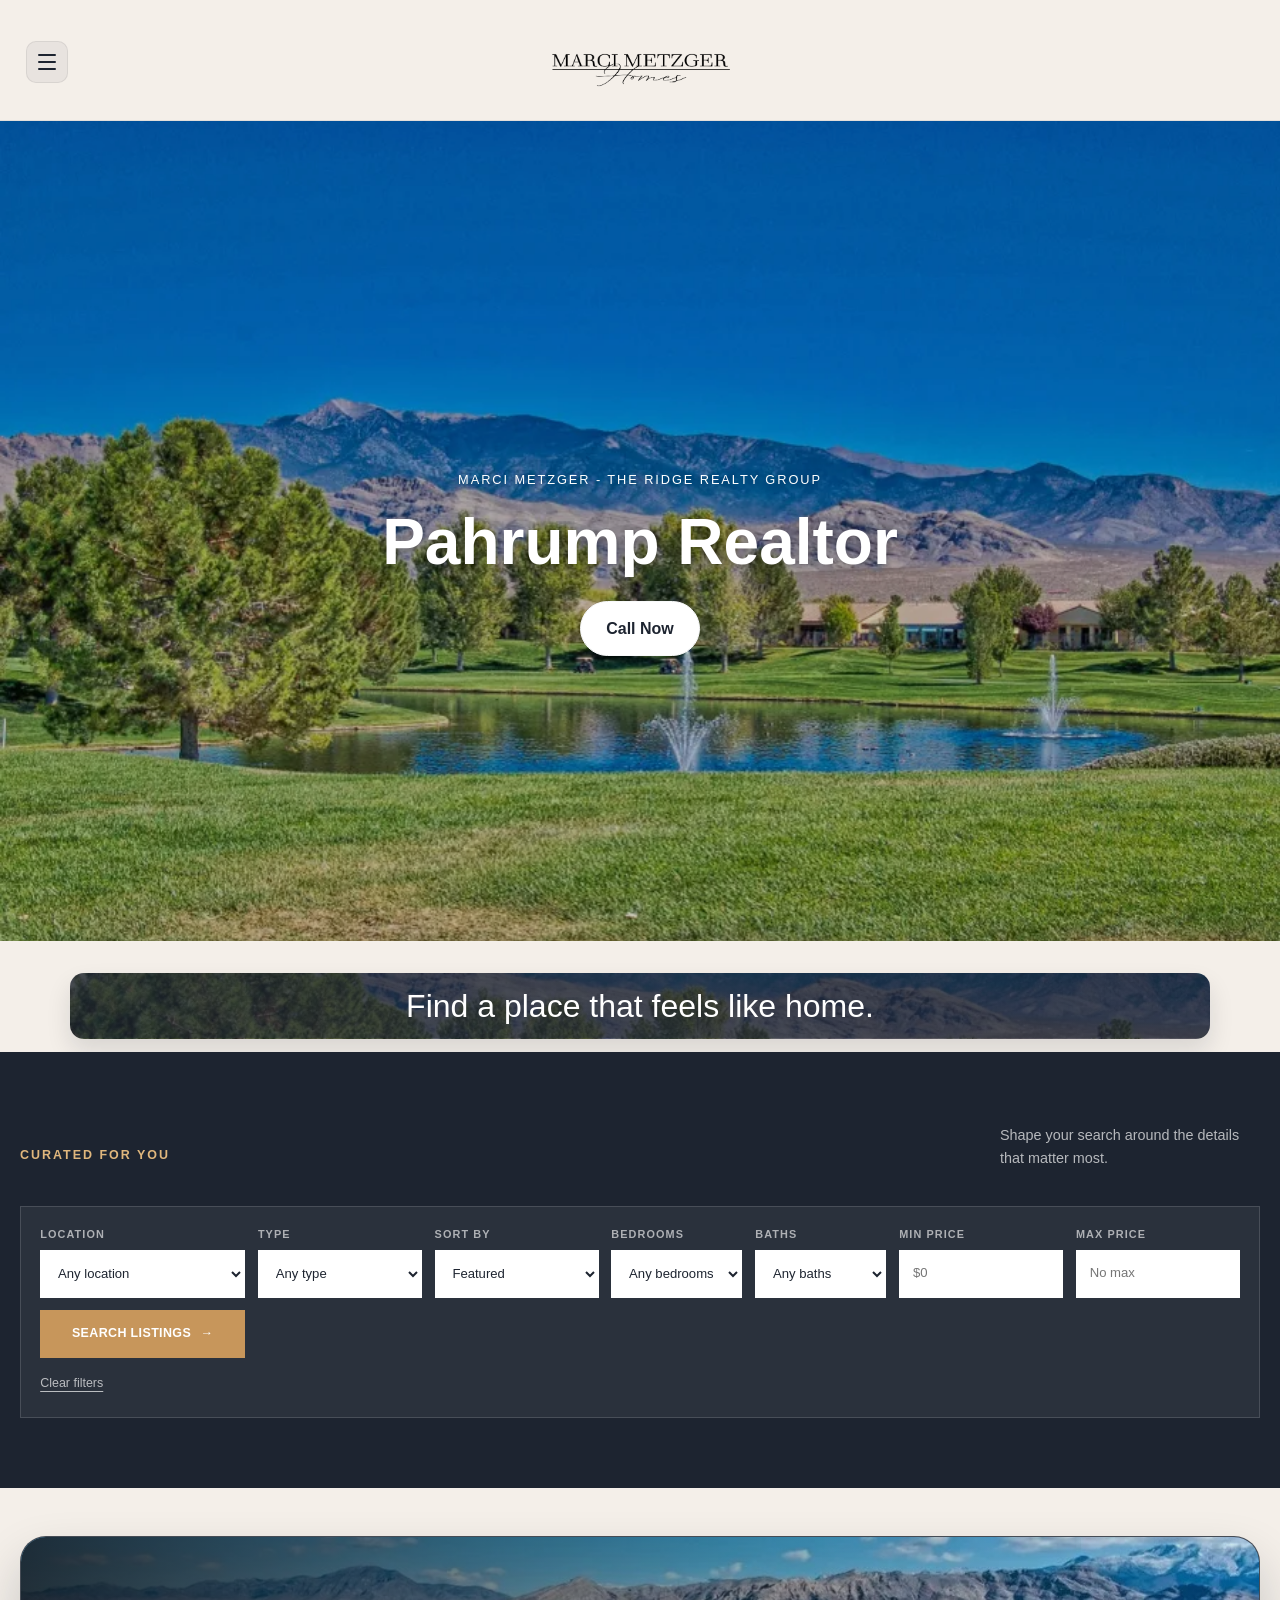
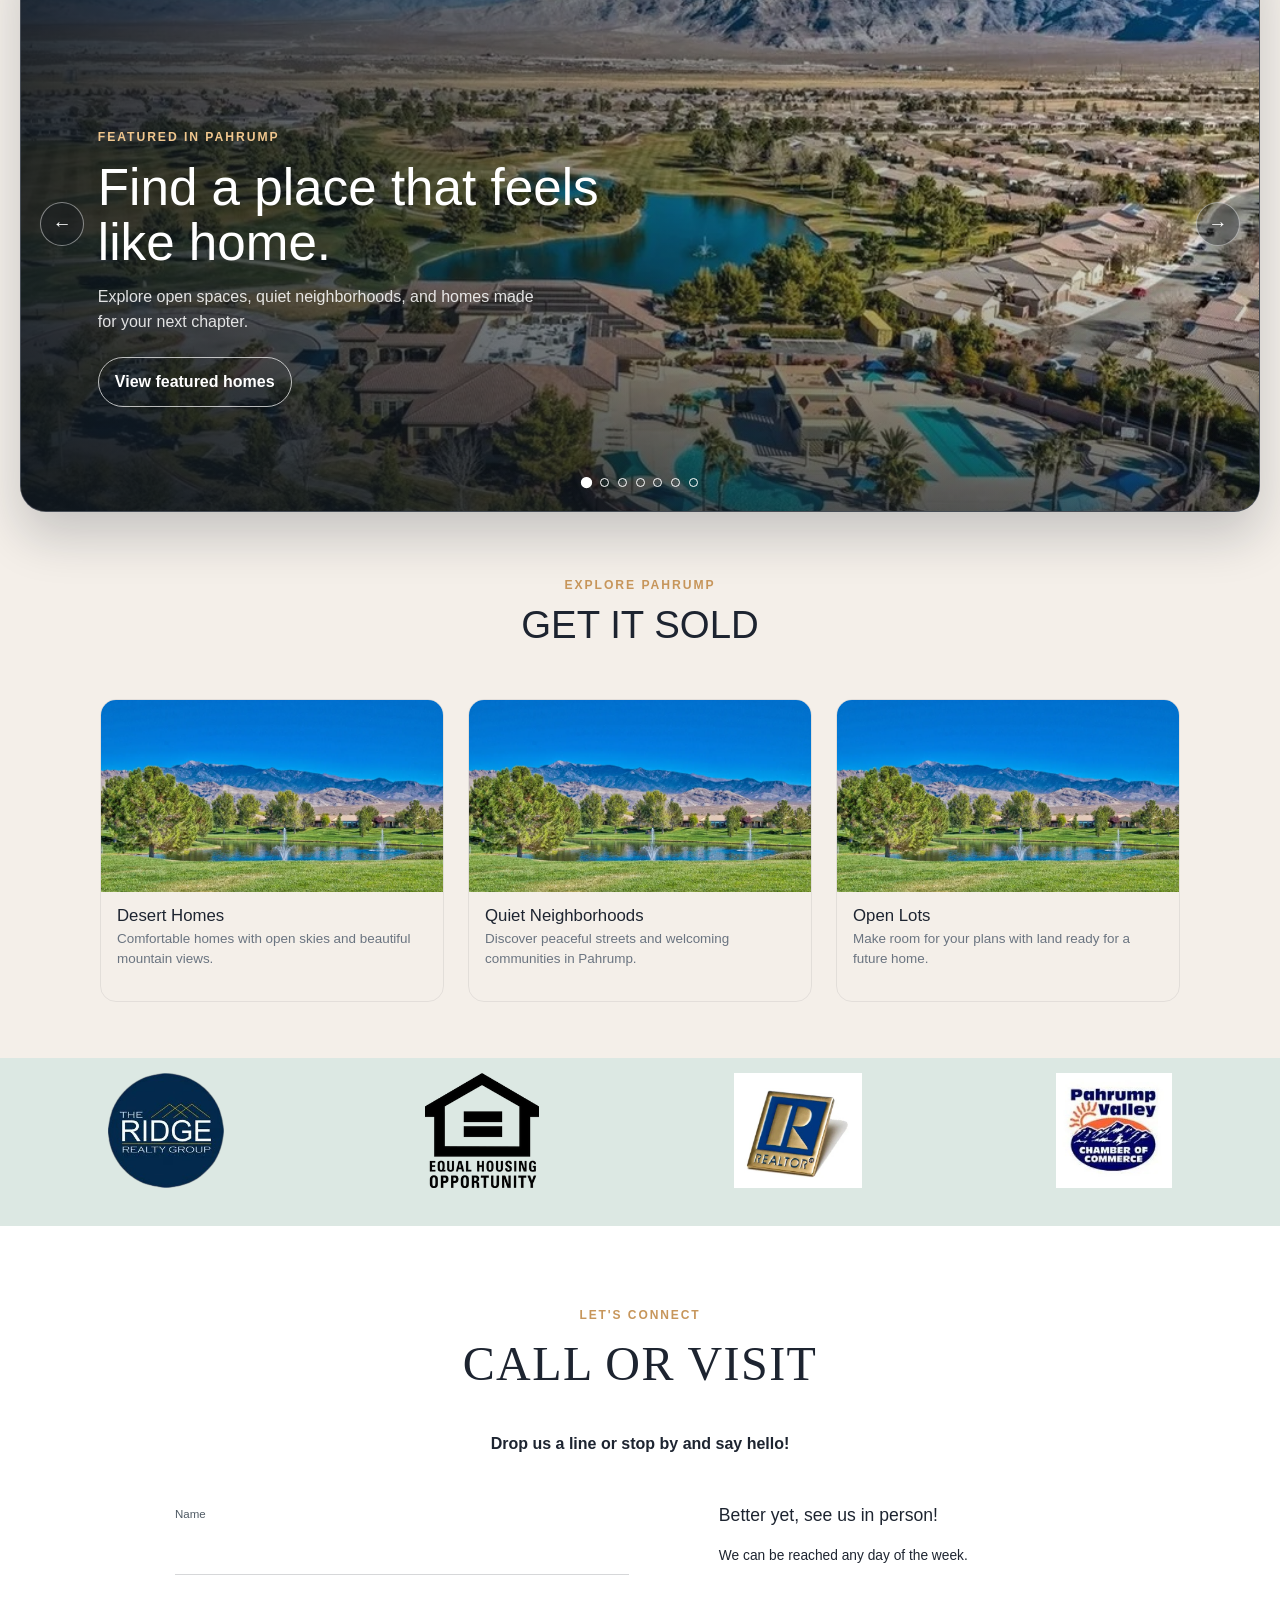
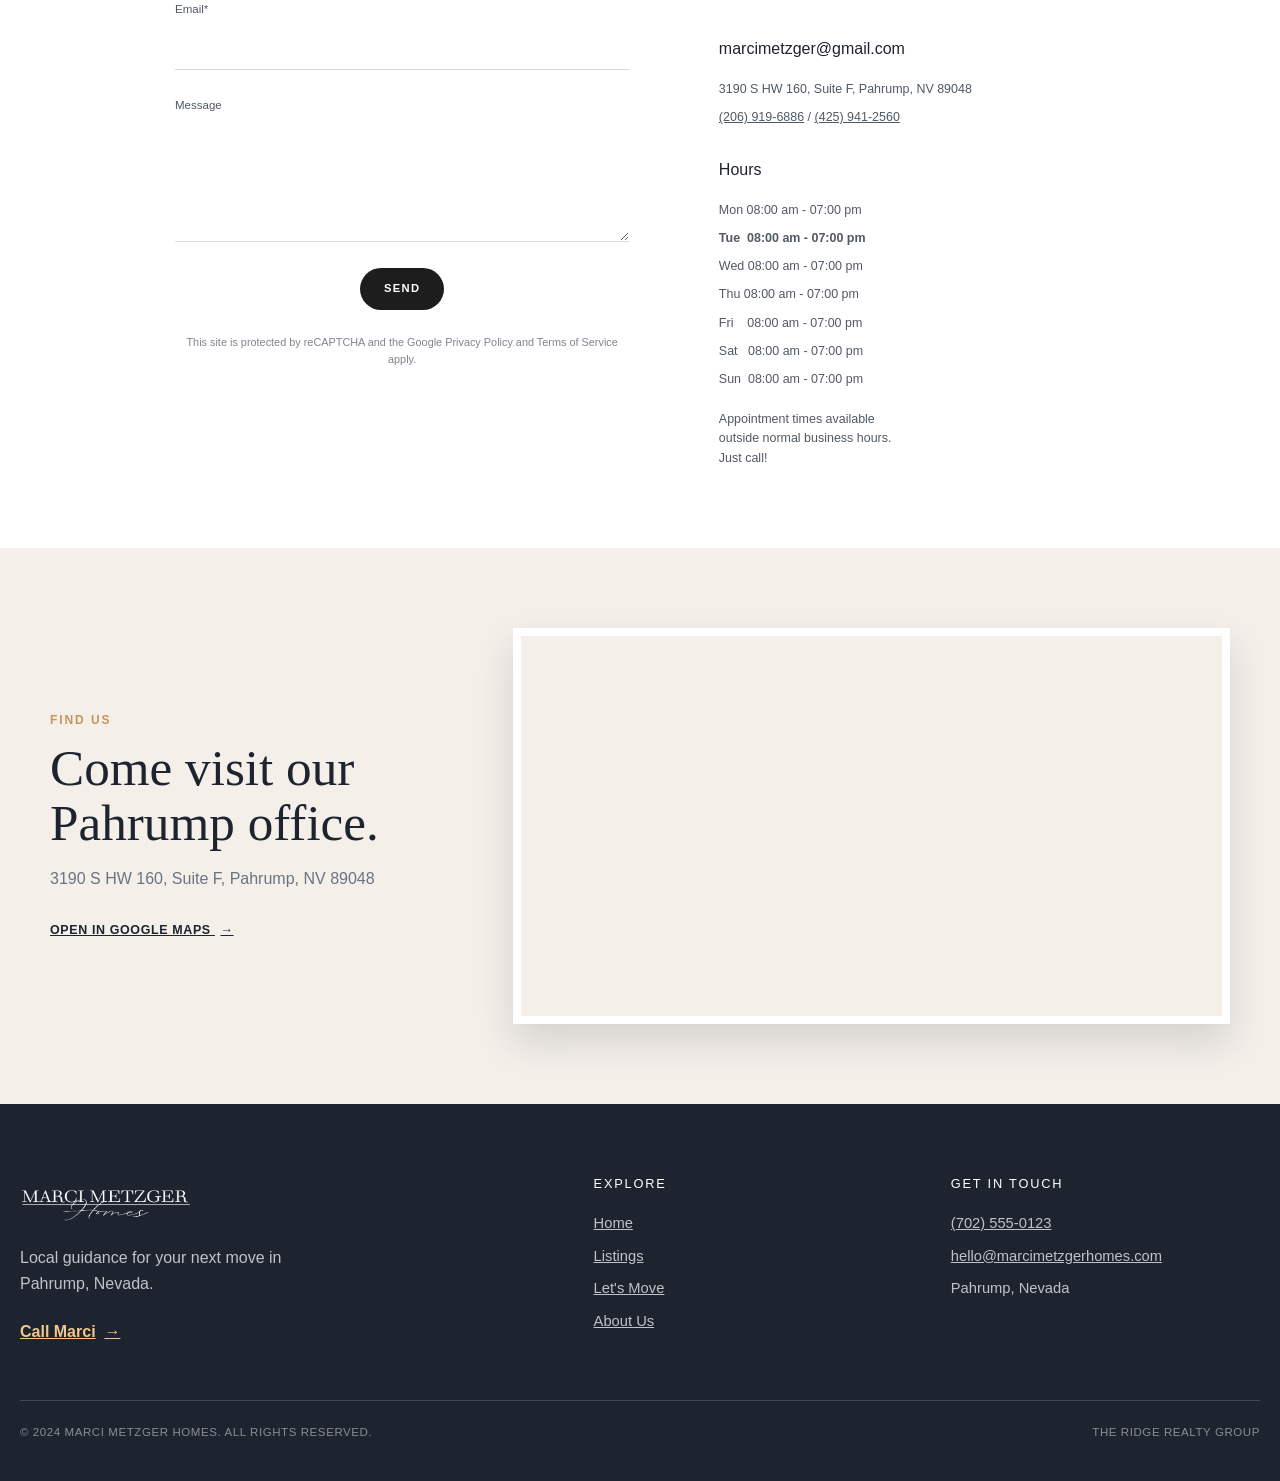
<file: index.html>
<!DOCTYPE html>
<html lang="en">
<head>
    <meta charset="UTF-8">
    <meta name="viewport" content="width=device-width, initial-scale=1.0">
    <title>Marci Metzger Homes - Real Estate Agent, Real Estate, Realtor</title>
    <link href="https://cdn.jsdelivr.net/npm/bootstrap@5.3.3/dist/css/bootstrap.min.css" rel="stylesheet">
    <link rel="stylesheet" href="assets/Style.css">
</head>
<body class="home-page">
    <header class="header container-fluid" id="header">
        <a href="index.html" aria-label="Marci Metzger Homes home">
            <img src="assets/Image/logo.webp" alt="Marci Metzger Homes Logo" class="logo">
        </a>
    </header>

    <div class="page-shell container-fluid p-0">
        <aside class="side-nav collapsed" id="sideNav" aria-label="Main navigation">
            
            <div class="nav-top">
                <button class="nav-toggle" id="navToggle" aria-label="Toggle navigation" aria-expanded="false" type="button">
                    <span></span>
                    <span></span>
                    <span></span>
                </button>
            </div>

            <nav class="nav-links">
                <a href="index.html">Home</a>
                <a href="listing.html">Listings</a>
                <a href="contact.html">Let's Move</a>
                <a href="aboutus.html">About Us</a>
            </nav>
        </aside>
    </div>

    <div class="content container-fluid p-0">
        <img src="assets/Image/BG.webp" alt="Marci Metzger Homes Hero Image" class="hero-image">
        <main class="main-content" id="mainContent">
            <section class="hero">
                <p>MARCI METZGER - THE RIDGE REALTY GROUP</p>
                <h1>Pahrump Realtor</h1>
                <button class="cta-button btn btn-light" type="button">Call Now</button>
            </section>
        </main>
    </div>

    <h2 class="property-search-title container">Find a place that feels like home.</h2>
   
    <section class="search-list" aria-labelledby="search-list-title">
        <div class="search-list-inner">
            <div class="search-list-heading">
                <p class="list-kicker">Curated For You</p>
                <p>Shape your search around the details that matter most.</p>
            </div>

            <form class="listing-search-form" id="listingSearchForm">
                <div class="search-field search-field-location">
                    <label for="search-location">Location</label>
                    <select id="search-location" name="location">
                        <option value="">Any location</option>
                        <option value="pahrump">Pahrump</option>
                        <option value="las vegas">Las Vegas</option>
                    </select>
                </div>

                <div class="search-field">
                    <label for="search-type">Type</label>
                    <select id="search-type" name="type">
                        <option value="">Any type</option>
                        <option value="single family">Single family</option>
                        <option value="retreat">Retreat</option>
                        <option value="modern">Modern home</option>
                    </select>
                </div>

                <div class="search-field">
                    <label for="search-sort">Sort by</label>
                    <select id="search-sort" name="sort">
                        <option value="featured">Featured</option>
                        <option value="price-low">Price: low to high</option>
                        <option value="price-high">Price: high to low</option>
                    </select>
                </div>

                <div class="search-field">
                    <label for="search-bedrooms">Bedrooms</label>
                    <select id="search-bedrooms" name="bedrooms">
                        <option value="">Any bedrooms</option>
                        <option value="2">2+</option>
                        <option value="3">3+</option>
                        <option value="4">4+</option>
                    </select>
                </div>

                <div class="search-field">
                    <label for="search-baths">Baths</label>
                    <select id="search-baths" name="baths">
                        <option value="">Any baths</option>
                        <option value="2">2+</option>
                        <option value="3">3+</option>
                    </select>
                </div>

                <div class="search-field search-field-price">
                    <label for="search-min-price">Min price</label>
                    <input id="search-min-price" name="min-price" type="number" min="0" step="10000" placeholder="$0">
                </div>

                <div class="search-field search-field-price">
                    <label for="search-max-price">Max price</label>
                    <input id="search-max-price" name="max-price" type="number" min="0" step="10000" placeholder="No max">
                </div>

                <button class="search-list-button" type="submit">Search listings <span aria-hidden="true">&#8594;</span></button>
                <button class="search-reset" id="searchReset" type="button">Clear filters</button>
            </form>
            <p class="search-results-status" id="searchResultsStatus" aria-live="polite"></p>
        </div>
    </section>
    
    <section class="Carousel-pic" aria-label="Featured properties">
        <div class="carousel-track" id="carouselTrack">
            <article class="carousel-slide is-active">
                <img src="assets/Image/P1.jfif" alt="Desert home exterior at sunset">
                <div class="slide-content">
                    <p class="slide-kicker">Featured in Pahrump</p>
                    <h2>Find a place that feels like home.</h2>
                    <p>Explore open spaces, quiet neighborhoods, and homes made for your next chapter.</p>
                    <a href="#" class="slide-link">View featured homes</a>
                </div>
            </article>
            <article class="carousel-slide">
                <img src="assets/Image/P2.jfif" alt="Spacious desert property surrounded by mountains">
                <div class="slide-content">
                    <p class="slide-kicker">Room to breathe</p>
                    <h2>More space for the life you want.</h2>
                    <p>Discover properties with generous lots, wide-open views, and room to grow.</p>
                    <a href="#" class="slide-link">Browse spacious homes</a>
                </div>
            </article>
            <article class="carousel-slide">
                <img src="assets/Image/P3.jfif" alt="Warm and welcoming home in a peaceful neighborhood">
                <div class="slide-content">
                    <p class="slide-kicker">A better move</p>
                    <h2>Local guidance. Confident decisions.</h2>
                    <p>Get thoughtful advice from a team that knows the Pahrump market inside and out.</p>
                    <a href="#" class="slide-link">Meet the team</a>
                </div>
            </article>
            <article class="carousel-slide">
                <img src="assets/Image/P4.jfif" alt="Modern home with a wide desert landscape view">
                <div class="slide-content">
                    <p class="slide-kicker">Your next view</p>
                    <h2>Wake up somewhere wonderful.</h2>
                    <p>See what is possible when your wish list meets the right neighborhood.</p>
                    <a href="#" class="slide-link">Start your search</a>
                </div>
            </article>
            <article class="carousel-slide">
                <img src="assets/Image/P5.jfif" alt="Beautiful home ready for its next owner">
                <div class="slide-content">
                    <p class="slide-kicker">Let's move</p>
                    <h2>Your next address starts here.</h2>
                    <p>Tell us what you are looking for, and we will help you find the right fit.</p>
                    <a href="#" class="slide-link">Talk with Marci</a>
                </div>
            </article>
            <article class="carousel-slide">
                <img src="assets/Image/P6.jfif" alt="Sunlit home with a spacious desert yard">
                <div class="slide-content">
                    <p class="slide-kicker">Make it yours</p>
                    <h2>Space to settle in and stay awhile.</h2>
                    <p>Find a home with the comfort, character, and room your everyday life needs.</p>
                    <a href="#" class="slide-link">Explore more homes</a>
                </div>
            </article>
            <article class="carousel-slide">
                <img src="assets/Image/P7.jfif" alt="Peaceful desert home at golden hour">
                <div class="slide-content">
                    <p class="slide-kicker">Pahrump living</p>
                    <h2>Come home to a wider horizon.</h2>
                    <p>Let local insight lead you to a property and community that feel like the right fit.</p>
                    <a href="#" class="slide-link">Find your next home</a>
                </div>
            </article>
        </div>
        <button class="carousel-control carousel-prev" type="button" aria-label="Previous slide">&#8592;</button>
        <button class="carousel-control carousel-next" type="button" aria-label="Next slide">&#8594;</button>
        <div class="carousel-dots" aria-label="Choose a slide">
            <button class="carousel-dot is-active" type="button" aria-label="Go to slide 1" aria-current="true"></button>
            <button class="carousel-dot" type="button" aria-label="Go to slide 2"></button>
            <button class="carousel-dot" type="button" aria-label="Go to slide 3"></button>
            <button class="carousel-dot" type="button" aria-label="Go to slide 4"></button>
            <button class="carousel-dot" type="button" aria-label="Go to slide 5"></button>
            <button class="carousel-dot" type="button" aria-label="Go to slide 6"></button>
            <button class="carousel-dot" type="button" aria-label="Go to slide 7"></button>
        </div>
    </section>

    <section class="Tile-pic" aria-label="Featured property types">
        <div class="tile-heading">
            <p class="tile-kicker">Explore Pahrump</p>
            <h2>GET IT SOLD</h2>
        </div>

        <div class="tile-grid row g-4">
            <article class="property-tile col-12 col-md-4">
                <img src="assets/Image/BG.webp" alt="Desert home with mountain views">
                <div class="tile-description">
                    <h3>Desert Homes</h3>
                    <p>Comfortable homes with open skies and beautiful mountain views.</p>
                </div>
            </article>
            <article class="property-tile col-12 col-md-4">
                <img src="assets/Image/BG.webp" alt="Spacious property in a quiet neighborhood">
                <div class="tile-description">
                    <h3>Quiet Neighborhoods</h3>
                    <p>Discover peaceful streets and welcoming communities in Pahrump.</p>
                </div>
            </article>
            <article class="property-tile col-12 col-md-4">
                <img src="assets/Image/BG.webp" alt="Property with a large open lot">
                <div class="tile-description">
                    <h3>Open Lots</h3>
                    <p>Make room for your plans with land ready for a future home.</p>
                </div>
            </article>
        </div>
    </section>
    <section class="insponsors" aria-label="Pahrump community highlights">
        <div class="insponsors-inner">
            <div class="insponsor-grid row g-4">
                <figure class="insponsor-card col-6 col-lg-3">
                    <img src="assets/Image/sponsor1.png" alt="Pahrump home exterior">
                </figure>
                <figure class="insponsor-card col-6 col-lg-3">
                    <img src="assets/Image/sponsor2.png" alt="Pahrump property and open landscape">
                </figure>
                <figure class="insponsor-card col-6 col-lg-3">
                    <img src="assets/Image/sponsor3.jfif" alt="Welcoming Pahrump neighborhood home">
                </figure>
                <figure class="insponsor-card col-6 col-lg-3">
                    <img src="assets/Image/sponsor4.jfif" alt="Pahrump home with desert views">
                </figure>
            </div>
        </div>
    </section>
    
    <section class="callorvisit" aria-label="Call or visit Marci Metzger">
        <div class="contact-inner">
            <header class="contact-heading">
                <p class="contact-kicker">Let's Connect</p>
                <h2>Call or Visit</h2>
                <p>Drop us a line or stop by and say hello!</p>
            </header>

            <form class="contact-form">
                <div class="contact-field">
                    <label for="home-contact-name">Name</label>
                    <input id="home-contact-name" name="name" type="text" required>
                </div>

                <div class="contact-field">
                    <label for="home-contact-email">Email<span aria-hidden="true">*</span></label>
                    <input id="home-contact-email" name="email" type="email" required>
                </div>

                <div class="contact-field contact-message-field">
                    <label for="home-contact-message">Message</label>
                    <textarea id="home-contact-message" name="message" rows="4" required></textarea>
                </div>

                <button class="contact-submit" type="submit">Send</button>
                <p class="contact-note">This site is protected by reCAPTCHA and the Google Privacy Policy and Terms of Service apply.</p>
            </form>

            <section class="contact-intro">
                <h3>Better yet, see us in person!</h3>
                <p>We can be reached any day of the week.</p>
            </section>

            <div class="contact-details">
                <section class="contact-detail">
                    <h3>marcimetzger@gmail.com</h3>
                    <p>3190 S HW 160, Suite F, Pahrump, NV 89048</p>
                    <p><a href="tel:+12069196886">(206) 919-6886</a> / <a href="tel:+14259412560">(425) 941-2560</a></p>
                </section>

                <section class="contact-detail contact-hours">
                    <h3>Hours</h3>
                    <p>Mon 08:00 am - 07:00 pm</p>
                    <p><strong>Tue&nbsp; 08:00 am - 07:00 pm</strong></p>
                    <p>Wed 08:00 am - 07:00 pm</p>
                    <p>Thu 08:00 am - 07:00 pm</p>
                    <p>Fri&nbsp;&nbsp;&nbsp; 08:00 am - 07:00 pm</p>
                    <p>Sat&nbsp;&nbsp; 08:00 am - 07:00 pm</p>
                    <p>Sun&nbsp; 08:00 am - 07:00 pm</p>
                    <p class="contact-appointment">Appointment times available outside normal business hours. Just call!</p>
                </section>
            </div>
        </div>
    </section>
    <section class="map">
        <div class="map-inner">
            <div class="map-heading">
                <p class="contact-kicker">Find Us</p>
                <h2>Come visit our Pahrump office.</h2>
                <p>3190 S HW 160, Suite F, Pahrump, NV 89048</p>
                <a href="https://www.google.com/maps/search/?api=1&query=3190+S+Highway+160+Suite+F+Pahrump+NV+89048" target="_blank" rel="noopener noreferrer">Open in Google Maps <span aria-hidden="true">&#8594;</span></a>
            </div>
            <div class="map-frame">
                <iframe
                    title="Map showing the Marci Metzger Homes office in Pahrump, Nevada"
                    src="https://www.google.com/maps?q=3190+S+Highway+160+Suite+F+Pahrump+NV+89048&output=embed"
                    loading="lazy"
                    referrerpolicy="no-referrer-when-downgrade"
                    allowfullscreen></iframe>
            </div>
        </div>
    </section>

    <footer class="footer" aria-label="Site footer">
        <div class="footer-inner">
            <div class="footer-brand">
                <img src="assets/Image/logo.webp" alt="Marci Metzger Homes" class="footer-logo">
                <p>Local guidance for your next move in Pahrump, Nevada.</p>
                <a class="footer-cta" href="tel:+17025550123">Call Marci <span aria-hidden="true">&#8594;</span></a>
            </div>

            <div class="footer-column">
                <h2>Explore</h2>
                <a href="index.html">Home</a>
                <a href="listing.html">Listings</a>
                <a href="contact.html">Let's Move</a>
                <a href="aboutus.html">About Us</a>
            </div>

            <div class="footer-column">
                <h2>Get in touch</h2>
                <a href="tel:+17025550123">(702) 555-0123</a>
                <a href="mailto:hello@marcimetzgerhomes.com">hello@marcimetzgerhomes.com</a>
                <p>Pahrump, Nevada</p>
            </div>
        </div>
        <div class="footer-bottom">
            <p>&copy; 2024 Marci Metzger Homes. All rights reserved.</p>
            <p>THE RIDGE REALTY GROUP</p>
        </div>
    </footer>

    <script src="assets/JavaScript.js"></script>
</body>
</html>
</file>
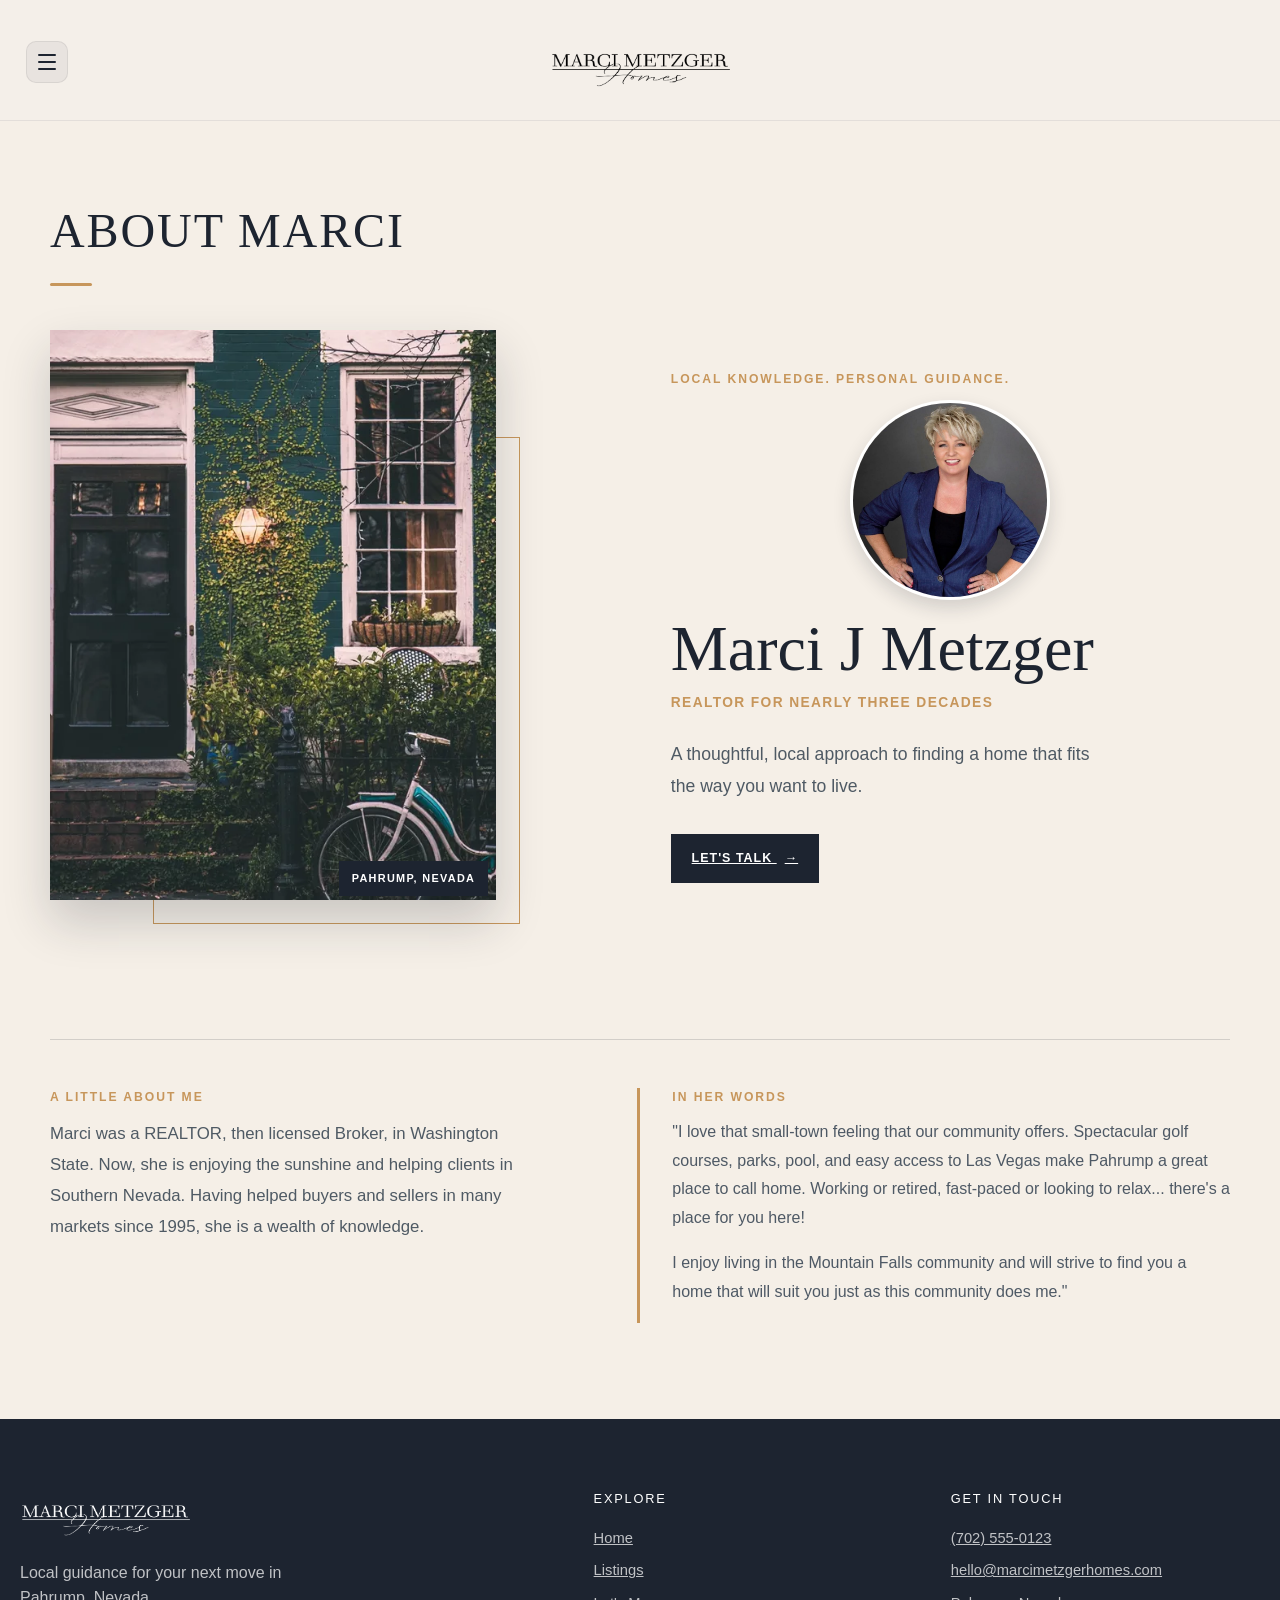
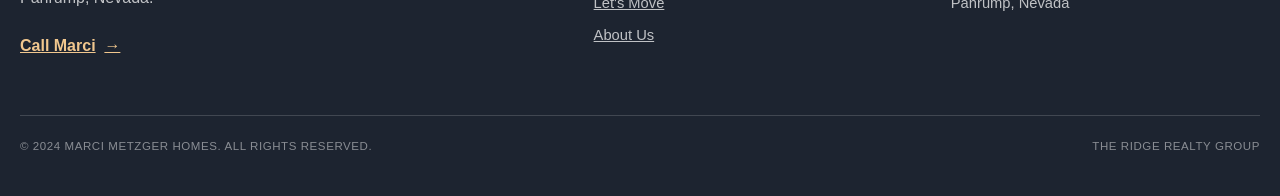
<file: aboutus.html>
<!DOCTYPE html>
<html lang="en">
<head>
    <meta charset="UTF-8">
    <meta name="viewport" content="width=device-width, initial-scale=1.0">
    <title>Marci Metzger Homes - Real Estate Agent, Real Estate, Realtor</title>
    <link href="https://cdn.jsdelivr.net/npm/bootstrap@5.3.3/dist/css/bootstrap.min.css" rel="stylesheet">
    <link rel="stylesheet" href="assets/Style.css">
</head>
<body class="about-page">
     <header class="header container-fluid" id="header">
        <a href="index.html" aria-label="Marci Metzger Homes home">
            <img src="assets/Image/logo.webp" alt="Marci Metzger Homes Logo" class="logo">
        </a>
    </header>

    <div class="page-shell container-fluid p-0">
        <aside class="side-nav collapsed" id="sideNav" aria-label="Main navigation">
            
            <div class="nav-top">
                <button class="nav-toggle" id="navToggle" aria-label="Toggle navigation" aria-expanded="false" type="button">
                    <span></span>
                    <span></span>
                    <span></span>
                </button>
            </div>

            <nav class="nav-links">
                <a href="index.html">Home</a>
                <a href="listing.html">Listings</a>
                <a href="contact.html">Let's Move</a>
                <a href="aboutus.html">About Us</a>
            </nav>
        </aside>
    </div>
    <main class="about-content">
        <div class="about-page-inner">
            <p class="about-title">ABOUT MARCI</p>
            <section class="about-hero" aria-labelledby="about-name">
                <div class="about-portrait-frame">
                    <a href="contact.html" aria-label="Contact Marci Metzger">
                        <img src="assets/Image/pics1.webp" alt="Marci J Metzger" class="about-image">
                    </a>
                    <span class="about-portrait-note">Pahrump, Nevada</span>
                </div>
                <div class="about-intro">
                    <p class="about-kicker">Local knowledge. Personal guidance.</p>
                    <img src="assets/Image/pic.jfif" alt="Marci J Metzger" class="about-name-image">
                    <h1 id="about-name">Marci J Metzger</h1>
                    <p class="about-subtitle">REALTOR for Nearly Three Decades</p>
                    <p class="about-lead">A thoughtful, local approach to finding a home that fits the way you want to live.</p>
                    <a class="about-button" href="contact.html">Let's talk <span aria-hidden="true">&#8594;</span></a>
                </div>
            </section>
            <section class="about-story" aria-label="About Marci Metzger">
                <div class="about-story-copy">
                    <p class="about-kicker">A little about me</p>
                    <p>Marci was a REALTOR, then licensed Broker, in Washington State. Now, she is enjoying the sunshine and helping clients in Southern Nevada. Having helped buyers and sellers in many markets since 1995, she is a wealth of knowledge.</p>
                </div>
                <blockquote>
                    <p class="quote-kicker">In Her Words</p>
                    <p>"I love that small-town feeling that our community offers. Spectacular golf courses, parks, pool, and easy access to Las Vegas make Pahrump a great place to call home. Working or retired, fast-paced or looking to relax... there's a place for you here!</p>
                    <p>I enjoy living in the Mountain Falls community and will strive to find you a home that will suit you just as this community does me."</p>
                </blockquote>
            </section>
        </div>
    </main>

     <footer class="footer" aria-label="Site footer">
        <div class="footer-inner">
            <div class="footer-brand">
                <img src="assets/Image/logo.webp" alt="Marci Metzger Homes" class="footer-logo">
                <p>Local guidance for your next move in Pahrump, Nevada.</p>
                <a class="footer-cta" href="tel:+17025550123">Call Marci <span aria-hidden="true">&#8594;</span></a>
            </div>

            <div class="footer-column">
                <h2>Explore</h2>
                <a href="index.html">Home</a>
                <a href="listing.html">Listings</a>
                <a href="contact.html">Let's Move</a>
                <a href="aboutus.html">About Us</a>
            </div>

            <div class="footer-column">
                <h2>Get in touch</h2>
                <a href="tel:+17025550123">(702) 555-0123</a>
                <a href="mailto:hello@marcimetzgerhomes.com">hello@marcimetzgerhomes.com</a>
                <p>Pahrump, Nevada</p>
            </div>
        </div>
        <div class="footer-bottom">
            <p>&copy; 2024 Marci Metzger Homes. All rights reserved.</p>
            <p>THE RIDGE REALTY GROUP</p>
        </div>
    </footer>

    <script src="assets/JavaScript.js"></script>
</body>
</html>
</file>
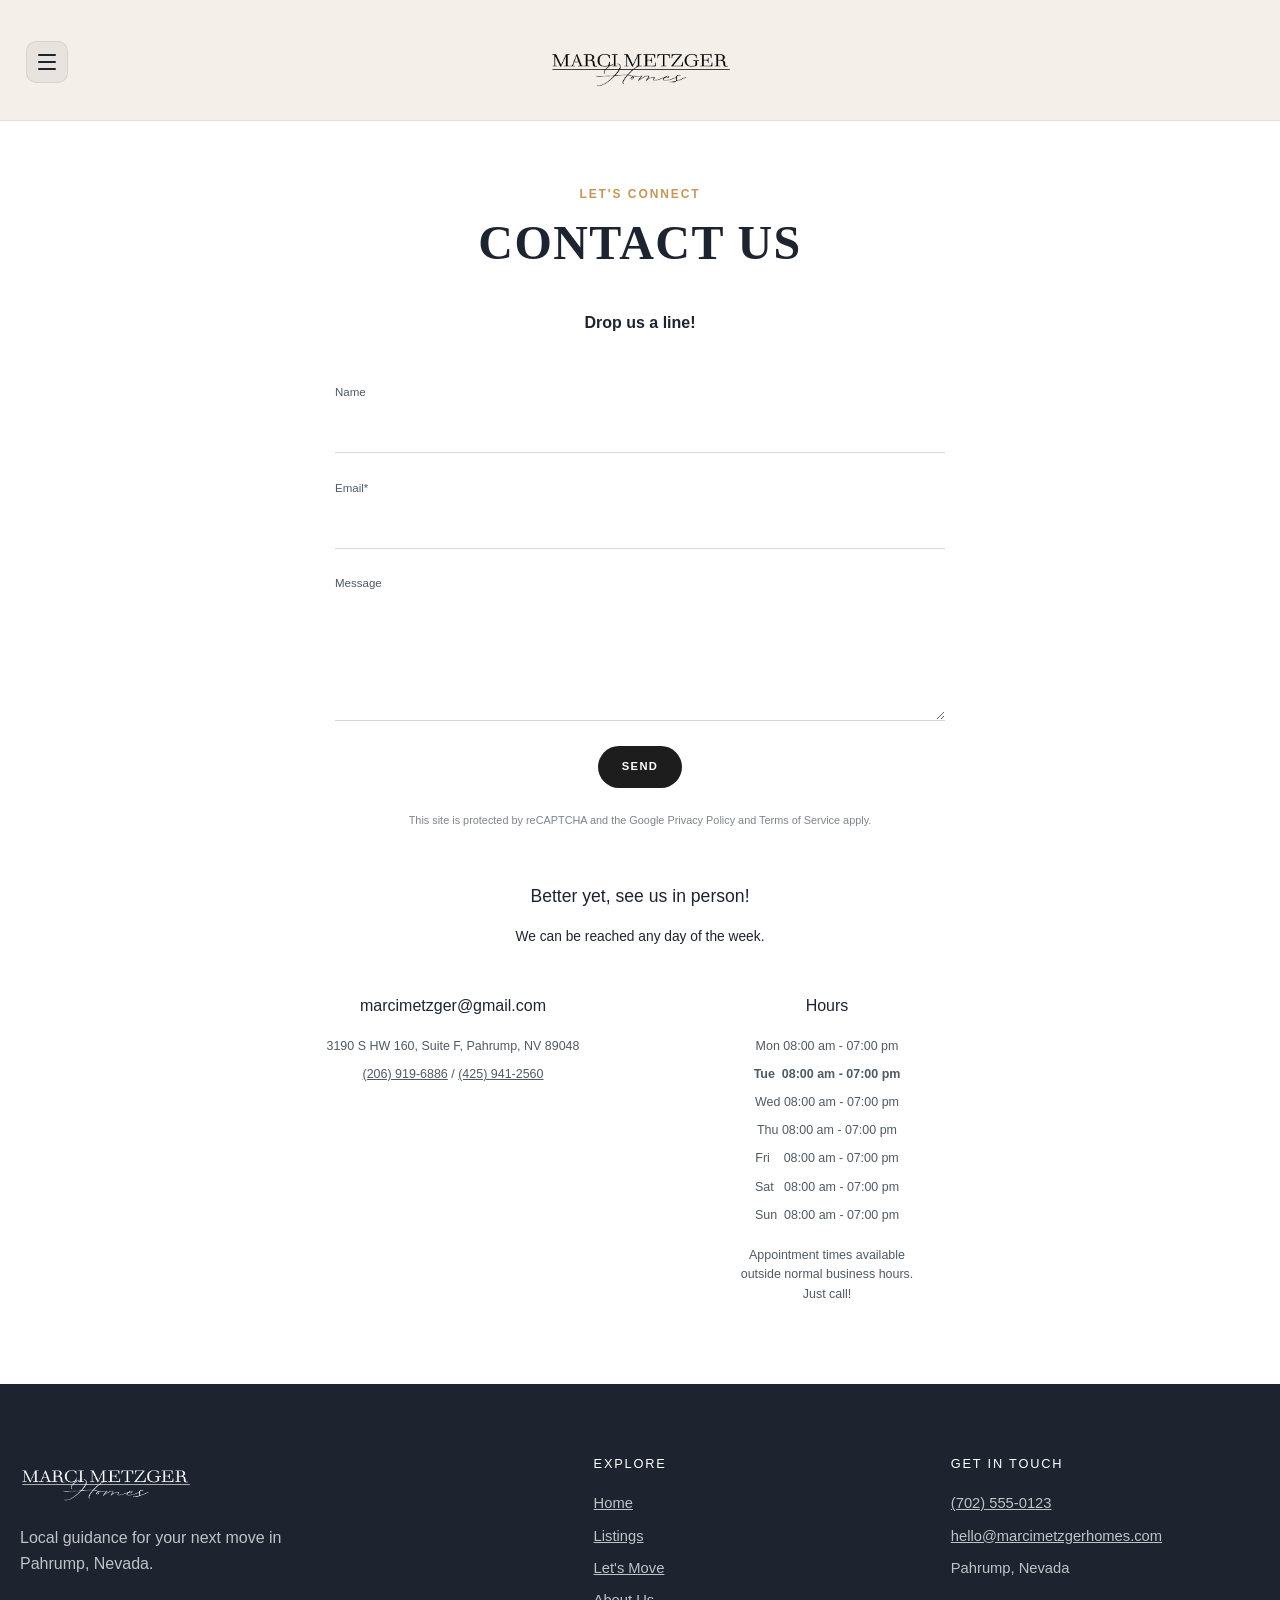
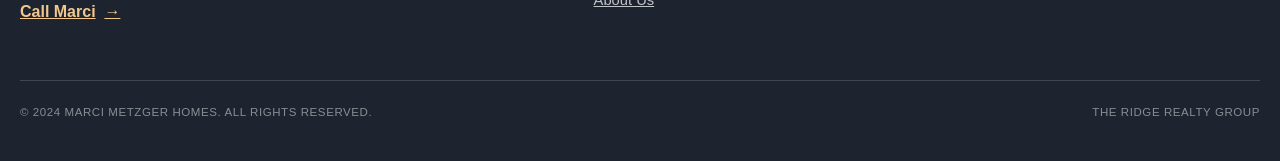
<file: contact.html>
<!DOCTYPE html>
<html lang="en">
<head>
    <meta charset="UTF-8">
    <meta name="viewport" content="width=device-width, initial-scale=1.0">
    <title>Marci Metzger Homes - Real Estate Agent, Real Estate, Realtor</title>
    <link href="https://cdn.jsdelivr.net/npm/bootstrap@5.3.3/dist/css/bootstrap.min.css" rel="stylesheet">
    <link rel="stylesheet" href="assets/Style.css">
</head>
<body>
    <header class="header container-fluid" id="header">
        <a href="index.html" aria-label="Marci Metzger Homes home">
            <img src="assets/Image/logo.webp" alt="Marci Metzger Homes Logo" class="logo">
        </a>
    </header>

    <div class="page-shell container-fluid p-0">
        <aside class="side-nav collapsed" id="sideNav" aria-label="Main navigation">
            
            <div class="nav-top">
                <button class="nav-toggle" id="navToggle" aria-label="Toggle navigation" aria-expanded="false" type="button">
                    <span></span>
                    <span></span>
                    <span></span>
                </button>
            </div>

            <nav class="nav-links">
                <a href="index.html">Home</a>
                <a href="listing.html">Listings</a>
                <a href="contact.html">Let's Move</a>
                <a href="aboutus.html">About Us</a>
            </nav>
        </aside>
    </div>
    <main class="contact">
            <div class="contact-inner">
                <header class="contact-heading">
                    <p class="contact-kicker">Let's Connect</p>
                    <h1>Contact Us</h1>
                    <p>Drop us a line!</p>
                </header>

                <form class="contact-form">
                    <div class="contact-field">
                        <label for="contact-name">Name</label>
                        <input id="contact-name" name="name" type="text" required>
                    </div>

                    <div class="contact-field">
                        <label for="contact-email">Email<span aria-hidden="true">*</span></label>
                        <input id="contact-email" name="email" type="email" required>
                    </div>

                    <div class="contact-field contact-message-field">
                        <label for="contact-message">Message</label>
                        <textarea id="contact-message" name="message" rows="4" required></textarea>
                    </div>

                    <button class="contact-submit" type="submit">Send</button>
                    <p class="contact-note">This site is protected by reCAPTCHA and the Google Privacy Policy and Terms of Service apply.</p>
                </form>

                <section class="contact-intro">
                    <h2>Better yet, see us in person!</h2>
                    <p>We can be reached any day of the week.</p>
                </section>

                <div class="contact-details">
                    <section class="contact-detail">
                        <h2>marcimetzger@gmail.com</h2>
                        <p>3190 S HW 160, Suite F, Pahrump, NV 89048</p>
                        <p><a href="tel:+12069196886">(206) 919-6886</a> / <a href="tel:+14259412560">(425) 941-2560</a></p>
                    </section>

                    <section class="contact-detail contact-hours">
                        <h2>Hours</h2>
                        <p>Mon 08:00 am - 07:00 pm</p>
                        <p><strong>Tue&nbsp; 08:00 am - 07:00 pm</strong></p>
                        <p>Wed 08:00 am - 07:00 pm</p>
                        <p>Thu 08:00 am - 07:00 pm</p>
                        <p>Fri&nbsp;&nbsp;&nbsp; 08:00 am - 07:00 pm</p>
                        <p>Sat&nbsp;&nbsp; 08:00 am - 07:00 pm</p>
                        <p>Sun&nbsp; 08:00 am - 07:00 pm</p>
                        <p class="contact-appointment">Appointment times available outside normal business hours. Just call!</p>
                    </section>
                </div>
            </div>
        </main>
         <footer class="footer" aria-label="Site footer">
        <div class="footer-inner">
            <div class="footer-brand">
                <img src="assets/Image/logo.webp" alt="Marci Metzger Homes" class="footer-logo">
                <p>Local guidance for your next move in Pahrump, Nevada.</p>
                <a class="footer-cta" href="tel:+17025550123">Call Marci <span aria-hidden="true">&#8594;</span></a>
            </div>

            <div class="footer-column">
                <h2>Explore</h2>
                <a href="index.html">Home</a>
                <a href="listing.html">Listings</a>
                <a href="contact.html">Let's Move</a>
                <a href="aboutus.html">About Us</a>
            </div>

            <div class="footer-column">
                <h2>Get in touch</h2>
                <a href="tel:+17025550123">(702) 555-0123</a>
                <a href="mailto:hello@marcimetzgerhomes.com">hello@marcimetzgerhomes.com</a>
                <p>Pahrump, Nevada</p>
            </div>
        </div>
        <div class="footer-bottom">
            <p>&copy; 2024 Marci Metzger Homes. All rights reserved.</p>
            <p>THE RIDGE REALTY GROUP</p>
        </div>
    </footer>

    <script src="assets/JavaScript.js"></script>

</body>
</html>
</file>
<file: assets/Style.css>
:root {
    --body-color: #f4efe9;
    --nav-bg: #ffffff;
    --nav-text: #1d2430;
    --soft-text: #6a7480;
    --accent: #c7965b;
    --card-bg: #ffffff;
    --card-shadow: rgba(23, 33, 47, 0.12);
}
body {
    background: var(--body-color);
    color: var(--soft-text);
    font-size: 1rem;
    line-height: 1.6;
}

* {
    font-family: "Poppins", sans-serif;
    margin: 0;
    padding: 0;
    box-sizing: border-box;
    outline: none;
    border: none;
    text-decoration: none;
    transition: all .2s linear;
}

.header {
    display: flex;
    justify-content: center;
    align-items: center;
    width: 100%;
    padding: 4rem 1.5rem 0;
    position: relative;
    z-index: 1;
    border-bottom: 1px solid rgba(29, 36, 48, 0.08);
    text-align: center;
}

.logo {
    width: 180px;
    max-width: 100%;
    height: auto;
    margin-right: auto;
    transform: translateY(-25px);
}

.page-shell {
    display: flex;
    /* min-height: calc(100vh - 80px); */
    position: relative;
    padding-top: 0;
}

.side-nav {
    position: fixed;
    left: 0;
    top: 0;
    bottom: 0;
    width: 260px;
    background: rgba(255, 255, 255, 0.068);
    color: var(--nav-text);
    padding: 1.4rem 1rem 1.5rem;
    display: flex;
    flex-direction: column;
    justify-content: flex-start;
    gap: 2rem;
    transition: width 0.3s ease, left 0.3s ease, background 0.3s ease;
    overflow: hidden;
    z-index: 10;
    border-radius: 0;
}

.side-nav.collapsed {
    width: 80px;
    left: 0;
    background: rgba(255, 255, 255, 0);
}

.side-nav:not(.collapsed) {
    background: rgba(255, 255, 255, 0.97);
}

.nav-top {
    position: relative;
    display: flex;
    align-items: center;
    justify-content: center;
    min-height: 80px;
}

.nav-toggle {
    position: absolute;
    left: 10px;
    top: 50%;
    transform: translateY(-50%);
    width: 42px;
    height: 42px;
    border-radius: 10px;
    background: rgba(29, 36, 48, 0.05);
    cursor: pointer;
    display: flex;
    flex-direction: column;
    justify-content: center;
    align-items: center;
    gap: 5px;
    z-index: 2;
    border: 1px solid rgba(29, 36, 48, 0.08);
    padding: 0;
}

.nav-toggle span {
    display: block;
    width: 18px;
    height: 2px;
    background: var(--nav-text);
    border-radius: 10px;
    transition: transform 0.3s ease, opacity 0.3s ease;
}

.nav-toggle.active span:nth-child(1) {
    transform: rotate(45deg) translate(5px, 5px);
}

.nav-toggle.active span:nth-child(2) {
    opacity: 0;
}

.nav-toggle.active span:nth-child(3) {
    transform: rotate(-45deg) translate(5px, -5px);
}

.nav-links {
    display: flex;
    flex-direction: column;
    gap: 0.9rem;
    margin-top: 1rem;
}

.nav-links a {
    color: var(--nav-text);
    padding: 0.9rem 1rem;
    border-radius: 12px;
    font-size: 0.98rem;
    letter-spacing: 0.02em;
    white-space: nowrap;
    font-weight: 500;
    text-decoration: none;
}

.nav-links a:hover {
    background: rgba(29, 36, 48, 0.05);
    color: #000;
    transform: translateX(4px);
}

.side-nav.collapsed .nav-links a {
    opacity: 0;
    pointer-events: none;
    padding: 0;
    height: 0;
    margin: 0;
    overflow: hidden;
}

.side-nav.collapsed .nav-links {
    gap: 0;
}

.side-nav.collapsed .logo {
    width: 46px;
}

.content {
    position: relative;
    min-height: calc(100vh - 80px);
    width: 100%;
    overflow: hidden;
}

.hero-image {
    position: absolute;
    inset: 0;
    width: 100%;
    height: 100%;
    object-fit: cover;
    display: block;
    filter: brightness(0.78);
    z-index: 0;
}

.main-content {
    position: relative;
    z-index: 1;
    min-height: calc(100vh - 80px);
    display: flex;
    align-items: center;
    justify-content: center;
    padding: 3rem;
}

.hero {
    max-width: 600px;
    color: #fff;
    text-shadow: 0 2px 10px rgba(0, 0, 0, 0.35);
    text-align: center;
    margin: 0 auto;
    padding: 4rem 1.5rem 0;
}

.hero p {
    font-size: 0.8rem;
    letter-spacing: 0.15em;
    margin-bottom: 1rem;
    text-transform: uppercase;
}

.hero h1 {
    font-size: clamp(2.3rem, 5vw, 4rem);
    line-height: 1.1;
    margin-bottom: 1.5rem;
    font-weight: 700;
}

.hero h1.is-visible {
    animation: hero-title-reveal 0.9s ease-out both;
}

@keyframes hero-title-reveal {
    from {
        opacity: 0;
        transform: translateY(22px);
    }

    to {
        opacity: 1;
        transform: translateY(0);
    }
}

.cta-button {
    background: #ffffff;
    color: #1d2430;
    padding: 0.9rem 1.6rem;
    border-radius: 999px;
    font-weight: 600;
    cursor: pointer;
}

.cta-button.is-hovered {
    background: var(--accent);
    color: #ffffff;
    box-shadow: 0 10px 24px rgba(199, 150, 91, 0.4);
    transform: translateY(-4px) scale(1.04);
}

.property-search {
    position: relative;
    z-index: 2;
    width: min(1280px, calc(100% - 40px));
    margin: 0 auto 3rem;
    background-image: linear-gradient(rgba(255, 255, 255, 0.86), rgba(243, 233, 220, 0.9)), url("Image/BG.webp");
    background-position: center;
    background-size: cover;
    border: 1px solid rgba(29, 36, 48, 0.08);
    box-shadow: 0 18px 35px rgba(17, 27, 38, 0.08);
    border-radius: 18px;
    padding: 1rem;
}

.property-search-title {
    width: min(1280px, calc(100% - 40px));
    margin: 2rem auto 0.8rem;
    padding: 0.85rem 1rem;
    border-radius: 14px;
    background-image: linear-gradient(rgba(29, 36, 48, 0.78), rgba(29, 36, 48, 0.78)), url("Image/BG.webp");
    background-position: center;
    background-size: cover;
    color: #ffffff;
    font-size: clamp(1.45rem, 2.5vw, 2rem);
    line-height: 1.2;
    text-align: center;
    box-shadow: 0 12px 24px rgba(17, 27, 38, 0.12);
}

.search-form {
    display: flex;
    flex-wrap: wrap;
    align-items: end;
}

.field {
    display: flex;
    flex-direction: column;
    gap: 0.45rem;
}

.field label {
    font-size: 0.72rem;
    font-weight: 600;
    color: #2b3440;
    text-transform: uppercase;
    letter-spacing: 0.06em;
}

.field input,
.field select {
    width: 100%;
    height: 48px;
    padding: 0.8rem 0.9rem;
    border: 1px solid rgba(29, 36, 48, 0.12);
    border-radius: 10px;
    background: #fff;
    color: var(--nav-text);
    font-size: 0.95rem;
}

.search-button {
    height: 48px;
    border: none;
    border-radius: 10px;
    background: #1d2430;
    color: #fff;
    font-weight: 600;
    cursor: pointer;
    padding: 0 1.2rem;
}

.Carousel-pic {
    position: relative;
    width: min(1280px, calc(100% - 40px));
    height: clamp(380px, 45vw, 580px);
    margin: 0 auto 4rem;
    overflow: hidden;
    border: 1px solid rgba(255, 255, 255, 0.18);
    border-radius: 26px;
    background: #1d2430;
    box-shadow: 0 24px 50px rgba(17, 27, 38, 0.2);
}

.home-page .Carousel-pic {
    margin-top: 3rem;
}

.carousel-track,
.carousel-slide {
    width: 100%;
    height: 100%;
}

.carousel-slide {
    position: absolute;
    inset: 0;
    opacity: 0;
    visibility: hidden;
    transition: opacity 0.55s ease, visibility 0.55s ease;
}

.carousel-slide.is-active {
    opacity: 1;
    visibility: visible;
}

.carousel-slide img {
    width: 100%;
    height: 100%;
    object-fit: cover;
    display: block;
}

.carousel-slide::after {
    content: "";
    position: absolute;
    inset: 0;
    background: linear-gradient(90deg, rgba(15, 22, 29, 0.88), rgba(15, 22, 29, 0.3) 62%, rgba(15, 22, 29, 0.08)), linear-gradient(0deg, rgba(15, 22, 29, 0.62), transparent 42%);
}

.slide-content {
    position: absolute;
    z-index: 1;
    left: clamp(1.5rem, 6vw, 5rem);
    bottom: clamp(5rem, 9vw, 6.5rem);
    width: min(520px, calc(100% - 3rem));
    color: #fff;
}

.slide-kicker {
    margin-bottom: 0.8rem;
    color: #f1c78e;
    font-size: 0.76rem;
    font-weight: 700;
    letter-spacing: 0.16em;
    text-transform: uppercase;
}

.slide-content h2 {
    margin-bottom: 0.8rem;
    font-size: clamp(2rem, 4vw, 3.5rem);
    line-height: 1.08;
}

.slide-content > p:not(.slide-kicker) {
    max-width: 440px;
    margin-bottom: 1.4rem;
    color: rgba(255, 255, 255, 0.86);
}

.slide-link {
    display: inline-flex;
    align-items: center;
    padding: 0.7rem 1rem;
    border: 1px solid rgba(255, 255, 255, 0.7);
    border-radius: 999px;
    color: #ffffff;
    font-weight: 700;
    text-decoration: none;
    transition: background-color 0.2s ease, color 0.2s ease, transform 0.2s ease;
}

.slide-link:hover,
.slide-link:focus-visible {
    background: #ffffff;
    color: #1d2430;
    transform: translateY(-2px);
}

.carousel-control {
    position: absolute;
    z-index: 2;
    top: 50%;
    width: 44px;
    height: 44px;
    border: 1px solid rgba(255, 255, 255, 0.45);
    border-radius: 50%;
    background: rgba(15, 22, 29, 0.35);
    color: #fff;
    cursor: pointer;
    font-size: 1.2rem;
    transform: translateY(-50%);
}

.carousel-control:hover,
.carousel-control:focus-visible {
    background: #fff;
    color: #1d2430;
}

.carousel-prev { left: 1.2rem; }
.carousel-next { right: 1.2rem; }

.carousel-dots {
    position: absolute;
    z-index: 2;
    right: 0;
    bottom: 1.5rem;
    left: 0;
    display: flex;
    justify-content: center;
    gap: 0.55rem;
}

.carousel-dot {
    width: 9px;
    height: 9px;
    padding: 0;
    border: 1px solid #fff;
    border-radius: 50%;
    background: transparent;
    cursor: pointer;
}

.carousel-dot.is-active {
    background: #fff;
    transform: scale(1.25);
}

.Tile-pic {
    width: min(1080px, calc(100% - 40px));
    margin: 0 auto 3.5rem;
}

.tile-heading {
    margin-bottom: 1.75rem;
    text-align: center;
}

.tile-kicker {
    margin-bottom: 0.45rem;
    color: var(--accent);
    font-size: 0.76rem;
    font-weight: 700;
    letter-spacing: 0.16em;
    text-transform: uppercase;
}

.tile-heading h2 {
    color: var(--nav-text);
    font-size: clamp(1.7rem, 3vw, 2.6rem);
    line-height: 1.15;
}

.tile-grid {
    display: grid;
    grid-template-columns: repeat(3, minmax(0, 1fr));
    gap: 1.5rem;
    margin: 0;
}

.property-tile {
    overflow: hidden;
    border: 1px solid rgba(29, 36, 48, 0.08);
    border-radius: 16px;
    background: transparent;
    box-shadow: none;
    padding-left: 0;
    padding-right: 0;
    width: auto;
}

.property-tile.is-hovered {
    border-color: rgba(199, 150, 91, 0.45);
    transform: translateY(-8px);
}

.property-tile img {
    display: block;
    width: 100%;
    aspect-ratio: 16 / 9;
    object-fit: cover;
}

.property-tile.is-hovered img {
    transform: scale(1.04);
}

.tile-description {
    padding: 0.85rem 1rem 1rem;
}

.tile-description h3 {
    margin-bottom: 0.2rem;
    color: var(--nav-text);
    font-size: 1.05rem;
}

.tile-description p {
    color: var(--soft-text);
    font-size: 0.84rem;
    line-height: 1.5;
}

.insponsors {
    width: 100%;
    margin-top: 1rem;
    padding: 2rem 1.25rem;
    background: #dce8e3;
}

.insponsors-inner {
    width: min(1280px, 100%);
    margin: 0 auto;
}

.insponsor-intro {
    margin-bottom: 1.5rem;
    text-align: center;
}

.insponsor-intro h2 {
    color: var(--nav-text);
    font-size: clamp(1.6rem, 3vw, 2.5rem);
    line-height: 1.15;
}

.insponsor-grid {
    display: flex;
    flex-wrap: wrap;
}

.insponsor-card {
    overflow: hidden;
    margin: 0;
    border-radius: 12px;
    background: transparent;
    box-shadow: none;
}

.insponsor-card img {
    display: block;
    width: 100%;
    height: clamp(90px, 10vw, 130px);
    padding: 0.4rem;
    object-fit: contain;
    background: transparent;
}

.list {
    min-height: 560px;
    display: grid;
    place-items: center;
    padding: 5rem 1.25rem;
    background: linear-gradient(rgba(29, 36, 48, 0.72), rgba(29, 36, 48, 0.72)), url("Image/BG.webp") center / cover;
    text-align: center;
}

.list-inner {
    width: min(760px, 100%);
}

.list-kicker {
    margin-bottom: 1rem;
    color: #f1c78e;
    font-size: 0.78rem;
    font-weight: 700;
    letter-spacing: 0.16em;
    text-transform: uppercase;
}

.list h1 {
    margin-bottom: 1rem;
    color: #ffffff;
    font-size: clamp(2rem, 5vw, 4rem);
    line-height: 1.08;
}

.list-intro {
    margin: 0 auto 2rem;
    color: rgba(255, 255, 255, 0.84);
    font-size: 1.05rem;
}

.list-button {
    display: inline-flex;
    align-items: center;
    gap: 0.6rem;
    padding: 0.9rem 1.4rem;
    border-radius: 999px;
    background: #ffffff;
    color: var(--nav-text);
    font-weight: 700;
    text-decoration: none;
}

.list-button:hover,
.list-button:focus-visible {
    background: var(--accent);
    color: #ffffff;
    transform: translateY(-3px);
}

.contact {
    padding: 4rem 1.25rem 5rem;
    background: #ffffff;
    color: var(--nav-text);
}

.contact-inner {
    width: min(930px, 100%);
    margin: 0 auto;
}

.contact-heading {
    margin-bottom: 3rem;
    text-align: center;
}

.contact-kicker {
    margin-bottom: 0.6rem;
    color: var(--accent);
    font-size: 0.75rem;
    font-weight: 700;
    letter-spacing: 0.16em;
    text-transform: uppercase;
}

.contact-heading h1 {
    margin-bottom: 2.4rem;
    font-family: Georgia, serif;
    font-size: clamp(2rem, 4vw, 3rem);
    font-weight: 700;
    letter-spacing: 0.03em;
    text-transform: uppercase;
}

.contact-heading > p:last-child {
    margin-bottom: 0;
    color: var(--nav-text);
    font-size: 1rem;
    font-weight: 600;
}

.contact-form {
    width: min(610px, 100%);
    margin: 0 auto;
    text-align: left;
}

.contact-field {
    display: flex;
    flex-direction: column;
    margin-bottom: 1.6rem;
}

.contact-field label {
    margin-bottom: 0.55rem;
    color: #4f5a64;
    font-size: 0.72rem;
}

.contact-field input,
.contact-field textarea {
    width: 100%;
    padding: 0.5rem 0;
    border-bottom: 1px solid rgba(29, 36, 48, 0.18);
    border-radius: 0;
    background: transparent;
    color: var(--nav-text);
    resize: vertical;
}

.contact-field input:focus,
.contact-field textarea:focus {
    border-bottom-color: var(--accent);
    box-shadow: 0 1px 0 var(--accent);
    outline: none;
}

.contact-submit {
    display: block;
    min-width: 78px;
    margin: 0 auto;
    padding: 0.75rem 1.5rem;
    border-radius: 999px;
    background: #1d1d1d;
    color: #ffffff;
    cursor: pointer;
    font-size: 0.7rem;
    font-weight: 700;
    letter-spacing: 0.12em;
    text-transform: uppercase;
}

.contact-submit:hover,
.contact-submit:focus-visible {
    background: var(--accent);
    transform: translateY(-2px);
}

.contact-note {
    margin: 1.5rem auto 0;
    color: #7d858c;
    font-size: 0.68rem;
    text-align: center;
}

.contact-intro {
    margin: 3.5rem auto 3rem;
    text-align: center;
}

.contact-intro h2 {
    margin-bottom: 1.2rem;
    color: var(--nav-text);
    font-size: 1.1rem;
    font-weight: 500;
}

.contact-intro p {
    color: var(--nav-text);
    font-size: 0.86rem;
}

.contact-details {
    display: grid;
    grid-template-columns: 1fr 1fr;
    gap: 3rem;
    width: min(700px, 100%);
    margin: 0 auto;
}

.contact-detail {
    text-align: center;
}

.contact-detail h2 {
    margin-bottom: 1.35rem;
    color: var(--nav-text);
    font-size: 1rem;
    font-weight: 500;
    text-transform: none;
}

.contact-detail p {
    margin-bottom: 0.55rem;
    color: #4f5a64;
    font-size: 0.78rem;
    line-height: 1.55;
}

.contact-detail a {
    color: inherit;
}

.contact-detail a:hover,
.contact-detail a:focus-visible {
    color: var(--accent);
}

.contact-appointment {
    max-width: 190px;
    margin: 1.3rem auto 0 !important;
}

.callorvisit {
    padding: 5rem 1.25rem;
    background: #ffffff;
    color: var(--nav-text);
}

.callorvisit .contact-inner {
    display: grid;
    grid-template-columns: minmax(0, 1fr) minmax(300px, 0.85fr);
    gap: 2rem clamp(2rem, 7vw, 6rem);
    align-items: start;
}

.callorvisit .contact-heading {
    grid-column: 1 / -1;
    margin-bottom: 1rem;
}

.callorvisit .contact-form {
    grid-column: 1;
    grid-row: 2 / span 2;
    width: 100%;
    margin: 0;
}

.callorvisit .contact-intro {
    grid-column: 2;
    margin: 0 0 1.5rem;
    text-align: left;
}

.callorvisit .contact-details {
    grid-column: 2;
    grid-template-columns: 1fr;
    gap: 1.5rem;
    width: 100%;
    margin: 0;
}

.callorvisit .contact-detail {
    text-align: left;
}

.callorvisit .contact-appointment {
    margin-left: 0 !important;
}

.map {
    padding: 5rem 1.25rem;
    background: #f4efe9;
}

.map-inner {
    display: grid;
    grid-template-columns: minmax(240px, 0.7fr) minmax(420px, 1.3fr);
    align-items: center;
    gap: clamp(2rem, 6vw, 6rem);
    width: min(1180px, 100%);
    margin: 0 auto;
}

.map-heading h2 {
    margin: 0.35rem 0 1rem;
    color: var(--nav-text);
    font-family: Georgia, serif;
    font-size: clamp(2rem, 4vw, 3.2rem);
    font-weight: 400;
    line-height: 1.08;
}

.map-heading > p:not(.contact-kicker) {
    margin-bottom: 1.5rem;
    color: var(--soft-text);
}

.map-heading a {
    color: var(--nav-text);
    font-size: 0.78rem;
    font-weight: 700;
    letter-spacing: 0.05em;
    text-transform: uppercase;
}

.map-heading a:hover,
.map-heading a:focus-visible {
    color: var(--accent);
}

.map-heading a span {
    margin-left: 0.35rem;
}

.map-frame {
    min-height: 380px;
    overflow: hidden;
    border: 8px solid #ffffff;
    box-shadow: 0 18px 36px rgba(29, 36, 48, 0.14);
}

.map-frame iframe {
    display: block;
    width: 100%;
    height: 380px;
    border: 0;
}

.callorvisit .contact-heading h2 {
    margin-bottom: 2.4rem;
    color: var(--nav-text);
    font-family: Georgia, serif;
    font-size: clamp(2rem, 4vw, 3rem);
    font-weight: 400;
    letter-spacing: 0.03em;
    text-transform: uppercase;
}

.callorvisit .contact-intro h3 {
    margin-bottom: 1.2rem;
    color: var(--nav-text);
    font-size: 1.1rem;
    font-weight: 500;
}

.callorvisit .contact-detail h3 {
    margin-bottom: 1.35rem;
    color: var(--nav-text);
    font-size: 1rem;
    font-weight: 500;
}

.list-tile {
    padding: 4rem 1.25rem 5rem;
    background: var(--body-color);
}

.list-tile-heading {
    margin: 0 auto 2rem;
    text-align: center;
}

.list-tile-heading .list-kicker {
    margin-bottom: 0.5rem;
    color: var(--accent);
}

.list-tile-heading h2 {
    color: var(--nav-text);
    font-size: clamp(1.8rem, 3vw, 2.6rem);
}

.list-tile-grid {
    display: grid;
    grid-template-columns: repeat(4, minmax(0, 1fr));
    gap: 1.25rem;
    width: min(1280px, 100%);
    margin: 0 auto;
}

.listing-card {
    overflow: hidden;
    border: 1px solid rgba(29, 36, 48, 0.08);
    border-radius: 14px;
    background: #ffffff;
    box-shadow: 0 10px 24px rgba(23, 33, 47, 0.08);
    cursor: pointer;
}

.listing-card:focus-visible {
    outline: 3px solid var(--accent);
    outline-offset: 4px;
}

.listing-card.is-active {
    border-color: rgba(199, 150, 91, 0.55);
    box-shadow: 0 18px 32px rgba(23, 33, 47, 0.16);
    transform: translateY(-7px);
}

.listing-card img {
    display: block;
    width: 100%;
    aspect-ratio: 4 / 3;
    object-fit: cover;
}

.listing-card.is-active img {
    transform: scale(1.06);
}

.listing-card-content {
    padding: 0.9rem 1rem 1.1rem;
}

.listing-card-content h3 {
    margin-bottom: 0.25rem;
    color: var(--nav-text);
    font-size: 1rem;
}

.listing-card-content p {
    margin-bottom: 0.45rem;
    color: var(--soft-text);
    font-size: 0.84rem;
}

.listing-card-content strong {
    color: var(--accent);
    font-size: 0.95rem;
}

.search-list {
    padding: 4.5rem 1.25rem 2rem;
    background: #1d2430;
    color: #ffffff;
}

.search-list-inner {
    width: min(1280px, 100%);
    margin: 0 auto;
}

.search-list-heading {
    display: flex;
    align-items: end;
    justify-content: space-between;
    gap: 2rem;
    margin-bottom: 2rem;
}

.search-list-heading .list-kicker {
    margin-bottom: 0.45rem;
    color: #e0b77d;
}

.search-list-heading h2 {
    max-width: 530px;
    color: #ffffff;
    font-family: Georgia, serif;
    font-size: clamp(1.5rem, 3vw, 2.2rem);
    font-weight: 700;
    line-height: 1.08;
}

.search-list-heading > p:last-child {
    max-width: 260px;
    margin: 0 0 0.25rem;
    color: rgba(255, 255, 255, 0.68);
    font-size: 0.9rem;
}

.listing-search-form {
    display: grid;
    grid-template-columns: 1.25fr 1fr 1fr 0.8fr 0.8fr 1fr 1fr;
    gap: 0.8rem;
    align-items: end;
    padding: 1.2rem;
    border: 1px solid rgba(255, 255, 255, 0.14);
    background: rgba(255, 255, 255, 0.06);
}

.search-field label {
    display: block;
    margin-bottom: 0.4rem;
    color: rgba(255, 255, 255, 0.62);
    font-size: 0.68rem;
    font-weight: 700;
    letter-spacing: 0.1em;
    text-transform: uppercase;
}

.search-field select,
.search-field input {
    width: 100%;
    min-height: 48px;
    padding: 0 0.8rem;
    border: 1px solid rgba(255, 255, 255, 0.14);
    border-radius: 0;
    background: #ffffff;
    color: var(--nav-text);
    font: inherit;
    font-size: 0.82rem;
}

.search-field select:focus,
.search-field input:focus {
    border-color: #e0b77d;
    box-shadow: 0 0 0 3px rgba(224, 183, 125, 0.2);
}

.search-list-button {
    min-height: 48px;
    padding: 0 1rem;
    background: var(--accent);
    color: #ffffff;
    cursor: pointer;
    font: inherit;
    font-size: 0.78rem;
    font-weight: 700;
    letter-spacing: 0.03em;
    text-transform: uppercase;
}

.search-list-button:hover,
.search-list-button:focus-visible {
    background: #e0b77d;
    transform: translateY(-2px);
}

.search-list-button span {
    margin-left: 0.35rem;
}

.search-reset {
    grid-column: 1 / -1;
    justify-self: start;
    padding: 0.2rem 0;
    background: transparent;
    color: rgba(255, 255, 255, 0.68);
    cursor: pointer;
    font: inherit;
    font-size: 0.78rem;
    text-decoration: underline;
    text-underline-offset: 0.25rem;
}

.search-reset:hover,
.search-reset:focus-visible {
    color: #ffffff;
}

.search-results-status {
    min-height: 1.4rem;
    margin: 1rem 0 0;
    color: #e0b77d;
    font-size: 0.82rem;
}

.listing-card.is-hidden {
    display: none;
}

.listing-modal {
    position: fixed;
    inset: 0;
    z-index: 30;
    display: grid;
    place-items: center;
    padding: 1.25rem;
    opacity: 0;
    pointer-events: none;
    transition: opacity 180ms ease;
}

.listing-modal.is-open {
    opacity: 1;
    pointer-events: auto;
}

.listing-modal-backdrop {
    position: absolute;
    inset: 0;
    background: rgba(18, 24, 32, 0.72);
}

.listing-modal-dialog {
    position: relative;
    display: grid;
    grid-template-columns: minmax(280px, 1fr) minmax(280px, 0.9fr);
    width: min(860px, 100%);
    max-height: min(680px, 90vh);
    overflow: auto;
    background: #ffffff;
    box-shadow: 0 24px 70px rgba(0, 0, 0, 0.3);
    transform: translateY(14px) scale(0.98);
    transition: transform 180ms ease;
}

.listing-modal.is-open .listing-modal-dialog {
    transform: translateY(0) scale(1);
}

.listing-modal-image {
    width: 100%;
    height: 100%;
    min-height: 410px;
    object-fit: cover;
}

.listing-modal-content {
    padding: clamp(2rem, 5vw, 4rem) clamp(1.5rem, 4vw, 3rem);
}

.listing-modal-content h2 {
    margin: 0.35rem 0 0.25rem;
    color: var(--nav-text);
    font-family: Georgia, serif;
    font-size: clamp(1.8rem, 4vw, 2.7rem);
    font-weight: 400;
    line-height: 1.05;
}

.listing-modal-location,
.listing-modal-content > p:last-of-type {
    color: var(--soft-text);
}

.listing-modal-price {
    display: block;
    margin: 1.3rem 0;
    color: var(--accent);
    font-size: 1.35rem;
}

.listing-modal-facts {
    display: flex;
    flex-wrap: wrap;
    gap: 0.5rem;
    margin-bottom: 1.5rem;
}

.listing-modal-facts span {
    padding: 0.45rem 0.65rem;
    background: #f4efe9;
    color: var(--nav-text);
    font-size: 0.75rem;
}

.listing-modal-contact {
    display: inline-block;
    margin-top: 1.2rem;
}

.listing-modal-close {
    position: absolute;
    top: 0.8rem;
    right: 0.8rem;
    z-index: 1;
    width: 38px;
    height: 38px;
    border-radius: 50%;
    background: #ffffff;
    color: var(--nav-text);
    cursor: pointer;
    font-size: 1.6rem;
    line-height: 1;
}

.about-content {
    min-height: 680px;
    padding: 4rem 1.25rem 5.5rem;
    background: linear-gradient(180deg, #fbf8f3 0%, #f1e8dc 100%);
}

.about-inner {
    width: min(760px, 100%);
    margin: 0 auto;
    text-align: center;
}

.about-title {
    margin-bottom: 3.5rem;
    color: var(--nav-text);
    font-family: Georgia, serif;
    font-size: clamp(2rem, 4vw, 3rem);
    letter-spacing: 0.04em;
    text-align: center;
}

.about-title::after {
    display: block;
    width: 42px;
    height: 3px;
    margin: 0.8rem auto 0;
    border-radius: 999px;
    background: var(--accent);
    content: "";
}

.about-image-wrap {
    position: relative;
    overflow: hidden;
    border-radius: 18px;
    box-shadow: 0 18px 35px rgba(17, 27, 38, 0.14);
}

.about-image {
    display: block;
    width: min(380px, 100%);
    height: 390px;
    margin: 0 auto;
    border: 8px solid #ffffff;
    border-radius: 22px;
    box-shadow: 0 18px 36px rgba(29, 36, 48, 0.16);
    object-fit: cover;
    filter: none;
}

.about-image-caption {
    position: absolute;
    right: 1rem;
    bottom: 1rem;
    left: 1rem;
    padding: 0.75rem 1rem;
    background: rgba(29, 36, 48, 0.78);
    color: #ffffff;
    font-size: 0.76rem;
    font-weight: 600;
    letter-spacing: 0.08em;
    text-align: center;
    text-transform: uppercase;
}

.about-copy {
    width: min(720px, 100%);
    margin: 3.5rem auto 0;
    padding: 2rem clamp(1.25rem, 4vw, 3rem);
    border: 1px solid rgba(29, 36, 48, 0.08);
    border-radius: 18px;
    background: rgba(255, 255, 255, 0.74);
    box-shadow: 0 16px 34px rgba(29, 36, 48, 0.08);
    color: var(--soft-text);
    text-align: left;
}

.about-profile {
    text-align: center;
}

.about-profile > a {
    display: inline-block;
    border-radius: 22px;
    transition: transform 180ms ease, filter 180ms ease;
}

.about-profile > a:hover,
.about-profile > a:focus-visible {
    transform: translateY(-5px);
    filter: drop-shadow(0 14px 20px rgba(29, 36, 48, 0.2));
}

.about-profile > a:hover .about-image,
.about-profile > a:focus-visible .about-image {
    transform: scale(1.025);
}

.about-profile .about-image {
    transition: transform 180ms ease;
}

.about-profile h1 {
    margin: 1.5rem 0 0.45rem;
    color: var(--nav-text);
    font-size: clamp(1.5rem, 3vw, 2rem);
    font-weight: 700;
}

.about-subtitle {
    margin-bottom: 0;
    color: var(--accent);
    font-size: 0.86rem;
    font-weight: 700;
    letter-spacing: 0.1em;
    text-transform: uppercase;
}

.about-kicker,
.quote-kicker {
    margin-bottom: 0.65rem;
    color: var(--accent);
    font-size: 0.76rem;
    font-weight: 700;
    letter-spacing: 0.16em;
    text-transform: uppercase;
}

.about-copy h1 {
    margin-bottom: 1.2rem;
    color: var(--nav-text);
    font-size: clamp(2rem, 4vw, 3.4rem);
    line-height: 1.1;
}

.about-copy > p:not(.about-kicker) {
    max-width: 620px;
    margin-bottom: 1.75rem;
    color: #4f5a64;
    font-size: 1.05rem;
    line-height: 1.8;
}

.about-copy blockquote {
    margin: 0;
    padding: 1.5rem 1.6rem;
    border-left: 4px solid var(--accent);
    border-radius: 0 12px 12px 0;
    background: #f8f1e8;
    box-shadow: none;
}

.about-copy blockquote p:not(.quote-kicker) {
    margin-bottom: 0.85rem;
    color: #4e5965;
    font-size: 0.98rem;
    line-height: 1.7;
}

.about-copy blockquote p:last-child {
    margin-bottom: 0;
}

.about-page .about-content {
    padding: 4.5rem 1.25rem 6rem;
    background: #f5efe7;
}

.about-page-inner {
    width: min(1180px, 100%);
    margin: 0 auto;
}

.about-page .about-title {
    margin-bottom: 2.75rem;
    color: var(--nav-text);
    font-size: clamp(1.8rem, 4vw, 3rem);
    text-align: left;
}

.about-page .about-title::after {
    margin: 0.8rem 0 0;
}

.about-hero {
    display: grid;
    grid-template-columns: minmax(300px, 0.95fr) minmax(320px, 1fr);
    align-items: center;
    gap: clamp(2rem, 7vw, 7rem);
}

.about-portrait-frame {
    position: relative;
    width: min(470px, 100%);
    padding: 0 1.5rem 1.5rem 0;
}

.about-portrait-frame::after {
    position: absolute;
    right: 0;
    bottom: 0;
    z-index: 0;
    width: 78%;
    height: 82%;
    border: 1px solid var(--accent);
    content: "";
}

.about-portrait-frame > a {
    position: relative;
    z-index: 1;
    display: block;
}

.about-page .about-image {
    width: 100%;
    height: clamp(380px, 48vw, 570px);
    border: 0;
    border-radius: 0;
    box-shadow: 0 22px 45px rgba(29, 36, 48, 0.2);
}

.about-portrait-note {
    position: absolute;
    right: 2rem;
    bottom: 1.75rem;
    z-index: 2;
    padding: 0.55rem 0.8rem;
    background: var(--nav-text);
    color: #ffffff;
    font-size: 0.68rem;
    font-weight: 700;
    letter-spacing: 0.12em;
    text-transform: uppercase;
}

.about-intro {
    max-width: 560px;
}

.about-name-image {
    display: block;
    width: 200px;
    height: 200px;
    margin: 0 auto 1.15rem;
    border: 3px solid #ffffff;
    border-radius: 50%;
    box-shadow: 0 8px 18px rgba(29, 36, 48, 0.16);
    object-fit: cover;
}

.about-intro h1 {
    margin: 0.35rem 0 0.65rem;
    color: var(--nav-text);
    font-family: Georgia, serif;
    font-size: clamp(2.5rem, 5vw, 4.6rem);
    font-weight: 400;
    line-height: 0.98;
}

.about-intro .about-subtitle {
    margin-bottom: 1.6rem;
}

.about-lead {
    max-width: 430px;
    margin-bottom: 2rem;
    color: #4f5a64;
    font-size: 1.1rem;
    line-height: 1.8;
}

.about-button {
    display: inline-block;
    padding: 0.9rem 1.3rem;
    background: var(--nav-text);
    color: #ffffff;
    font-size: 0.78rem;
    font-weight: 700;
    letter-spacing: 0.08em;
    text-transform: uppercase;
}

.about-button:hover,
.about-button:focus-visible {
    background: var(--accent);
    color: #ffffff;
    transform: translateY(-3px);
}

.about-button span {
    margin-left: 0.5rem;
}

.about-story {
    display: grid;
    grid-template-columns: 0.9fr 1.1fr;
    gap: clamp(2rem, 8vw, 8rem);
    margin-top: clamp(4rem, 9vw, 8rem);
    padding-top: 3rem;
    border-top: 1px solid rgba(29, 36, 48, 0.16);
}

.about-story-copy > p:last-child {
    max-width: 470px;
    color: #4f5a64;
    font-size: 1.05rem;
    line-height: 1.85;
}

.about-story blockquote {
    margin: 0;
    padding: 0 0 0 2rem;
    border-left: 3px solid var(--accent);
    color: #4e5965;
}

.about-story blockquote p:not(.quote-kicker) {
    font-size: 1rem;
    line-height: 1.8;
}

.footer {
    padding: 4.5rem 1.25rem 1.5rem;
    background: #1d2430;
    color: rgba(255, 255, 255, 0.72);
}

.footer-inner {
    display: grid;
    grid-template-columns: minmax(260px, 1.7fr) repeat(2, minmax(150px, 1fr));
    gap: 3rem;
    width: min(1280px, 100%);
    margin: 0 auto;
    padding-bottom: 3.5rem;
}

.footer-brand {
    max-width: 340px;
}

.footer-logo {
    width: 170px;
    max-width: 100%;
    height: auto;
    margin-bottom: 1rem;
    filter: brightness(0) invert(1);
}

.footer-brand p {
    max-width: 280px;
    margin-bottom: 1.4rem;
    line-height: 1.6;
}

.footer-cta {
    display: inline-flex;
    align-items: center;
    gap: 0.55rem;
    color: #f1c78e;
    font-weight: 700;
}

.footer-cta:hover,
.footer-cta:focus-visible {
    color: #ffffff;
}

.footer-column {
    display: flex;
    flex-direction: column;
    align-items: flex-start;
    gap: 0.65rem;
}

.footer-column h2 {
    margin-bottom: 0.65rem;
    color: #ffffff;
    font-size: 0.8rem;
    letter-spacing: 0.14em;
    text-transform: uppercase;
}

.footer-column a,
.footer-column p {
    color: rgba(255, 255, 255, 0.72);
    font-size: 0.92rem;
    line-height: 1.5;
}

.footer-column a:hover,
.footer-column a:focus-visible {
    color: #f1c78e;
}

.footer-bottom {
    display: flex;
    justify-content: space-between;
    gap: 1rem;
    width: min(1280px, 100%);
    margin: 0 auto;
    padding-top: 1.35rem;
    border-top: 1px solid rgba(255, 255, 255, 0.16);
    color: rgba(255, 255, 255, 0.48);
    font-size: 0.72rem;
    letter-spacing: 0.05em;
    text-transform: uppercase;
}

@media (max-width: 760px) {
    .header {
        padding-top: 1rem;
    }

    .page-shell {
        flex-direction: column;
        padding-top: 0;
    }

    .side-nav {
        position: relative;
        left: 0;
        width: 100%;
        min-height: auto;
        border-radius: 0;
    }

    .side-nav.collapsed {
        width: 100%;
    }

    .nav-links {
        flex-direction: row;
        flex-wrap: wrap;
    }

    .nav-links a {
        flex: 1 1 120px;
        text-align: center;
    }

    .main-content {
        margin-left: 0;
        padding: 1.5rem;
    }

    .property-search {
        width: calc(100% - 20px);
        margin-top: 0;
    }

    .Carousel-pic {
        width: calc(100% - 20px);
        height: 430px;
        margin-bottom: 2rem;
        border-radius: 18px;
    }

    .home-page .Carousel-pic {
        margin-top: 2rem;
    }

    .carousel-control {
        top: auto;
        bottom: 1.1rem;
        transform: none;
    }

    .carousel-prev { left: 1rem; }
    .carousel-next { right: 1rem; }

    .carousel-dots {
        bottom: 1.55rem;
    }

    .slide-content {
        left: 1.25rem;
        bottom: 4.75rem;
        width: calc(100% - 2.5rem);
    }

    .slide-content h2 {
        font-size: clamp(1.8rem, 8vw, 2.5rem);
    }

    .Tile-pic {
        width: calc(100% - 20px);
        margin-bottom: 2.5rem;
    }

    .tile-grid {
        grid-template-columns: 1fr;
    }

    .insponsors {
        padding: 1.5rem 1rem;
    }

    .list-tile {
        padding: 3rem 1rem 4rem;
    }

    .list-tile-grid {
        grid-template-columns: repeat(2, minmax(0, 1fr));
    }

    .listing-modal-dialog {
        grid-template-columns: 1fr;
        max-height: 92vh;
    }

    .listing-modal-image {
        min-height: 220px;
        height: 34vh;
    }

    .listing-modal-content {
        padding: 1.75rem 1.25rem 2rem;
    }

    .listing-modal-contact {
        display: block;
        text-align: center;
    }

    .about-content {
        min-height: auto;
        padding: 3rem 1rem 4rem;
    }

    .about-inner {
        width: 100%;
    }

    .about-image-wrap {
        max-width: 100%;
    }

    .about-title {
        margin-bottom: 3rem;
    }

    .about-image {
        height: min(90vw, 378px);
    }

    .about-page .about-content {
        padding: 3rem 1rem 4rem;
    }

    .callorvisit .contact-inner {
        grid-template-columns: 1fr;
    }

    .callorvisit .contact-heading,
    .callorvisit .contact-form,
    .callorvisit .contact-intro,
    .callorvisit .contact-details {
        grid-column: 1;
        grid-row: auto;
    }

    .callorvisit .contact-intro,
    .callorvisit .contact-details,
    .callorvisit .contact-detail {
        text-align: center;
    }

    .callorvisit .contact-appointment {
        margin-right: auto !important;
        margin-left: auto !important;
    }

    .map {
        padding: 3.5rem 1rem;
    }

    .map-inner {
        grid-template-columns: 1fr;
        gap: 2rem;
    }

    .map-frame,
    .map-frame iframe {
        min-height: 300px;
        height: 300px;
    }

    .about-page .about-title {
        margin-bottom: 2rem;
    }

    .about-hero,
    .about-story {
        grid-template-columns: 1fr;
        gap: 2.5rem;
    }

    .about-portrait-frame {
        width: 100%;
        max-width: 470px;
        margin: 0 auto;
    }

    .about-page .about-image {
        height: min(118vw, 520px);
    }

    .about-intro h1 {
        font-size: clamp(2.8rem, 13vw, 4.5rem);
    }

    .about-story {
        margin-top: 4rem;
        padding-top: 2rem;
    }

    .about-story blockquote {
        padding-left: 1.25rem;
    }

    .footer {
        padding: 3.5rem 1rem 1.25rem;
    }

    .footer-inner {
        grid-template-columns: 1fr 1fr;
        gap: 2.5rem 1.5rem;
        padding-bottom: 2.5rem;
    }

    .footer-brand {
        grid-column: 1 / -1;
    }
}

@media (max-width: 520px) {
    .list-tile-grid {
        grid-template-columns: 1fr;
    }

    .footer-inner {
        grid-template-columns: 1fr;
    }

    .footer-bottom {
        flex-direction: column;
        gap: 0.4rem;
    }
}
</file>
